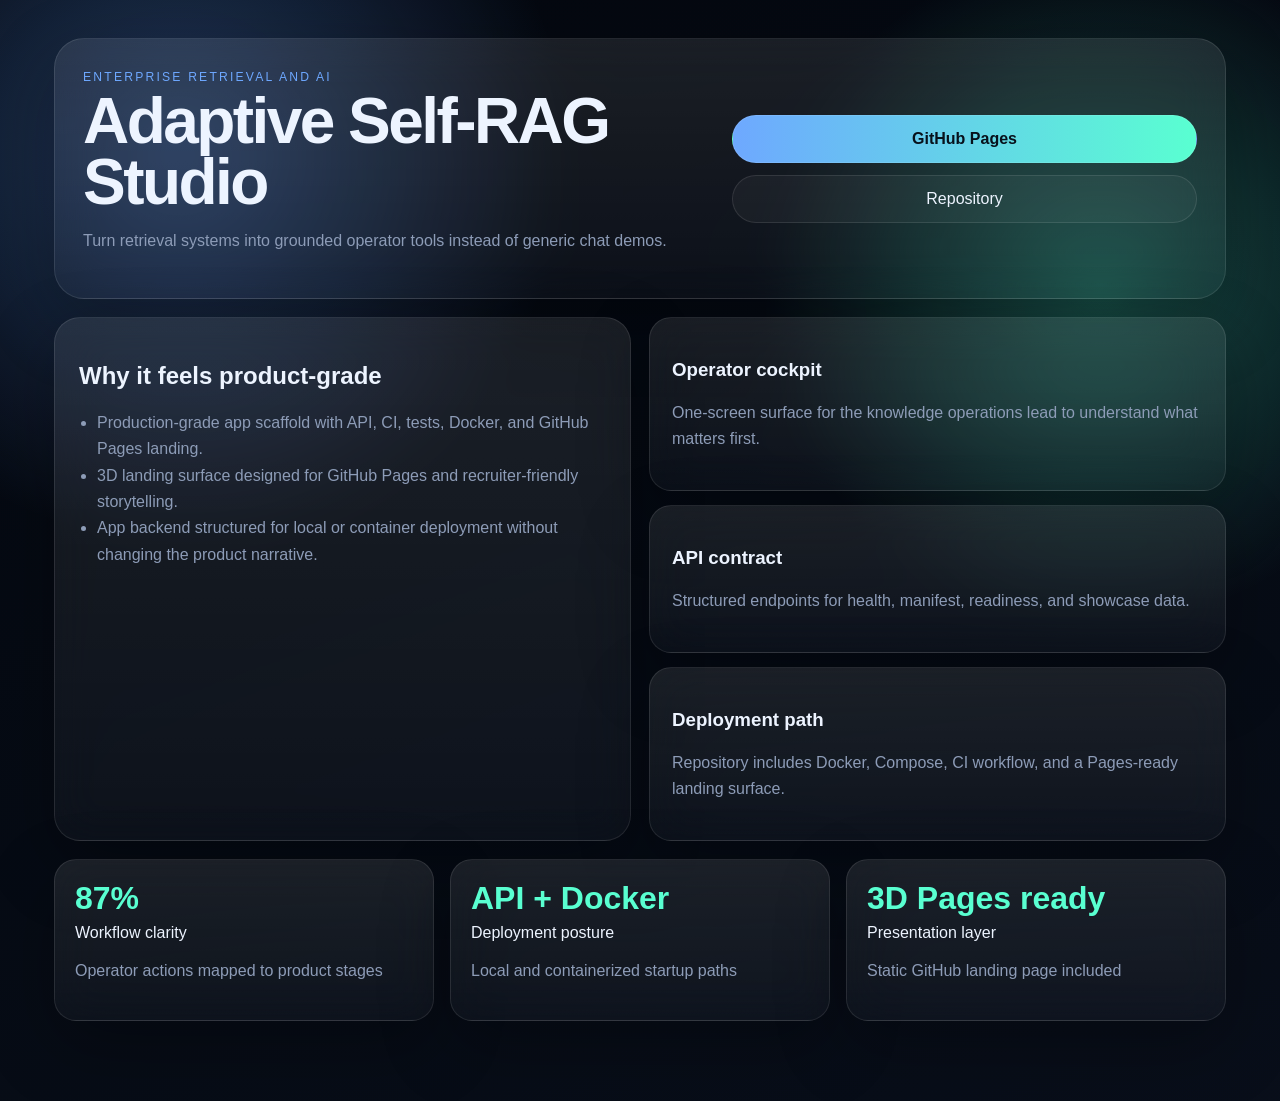
<file: docs/index.html>
<!DOCTYPE html>
<html lang="en">
<head>
  <meta charset="UTF-8" />
  <meta name="viewport" content="width=device-width, initial-scale=1.0" />
  <title>Adaptive Self-RAG Studio Landing</title>
  <link rel="stylesheet" href="landing.css" />
</head>
<body>
  <div class="scene" id="scene">
    <div class="backdrop"></div>
    <main class="deck">
      <section class="hero-card glass">
        <div>
          <span class="eyebrow">Enterprise retrieval and AI</span>
          <h1>Adaptive Self-RAG Studio</h1>
          <p>Turn retrieval systems into grounded operator tools instead of generic chat demos.</p>
        </div>
        <nav class="cta-stack">
          <a class="cta primary" href="https://r-behera.github.io/adaptive-self-rag-studio/">GitHub Pages</a>
          <a class="cta" href="https://github.com/R-behera/adaptive-self-rag-studio">Repository</a>
        </nav>
      </section>
      <section class="orbit-grid">
        <div class="glass panel large">
          <h2>Why it feels product-grade</h2>
          <ul><li>Production-grade app scaffold with API, CI, tests, Docker, and GitHub Pages landing.</li><li>3D landing surface designed for GitHub Pages and recruiter-friendly storytelling.</li><li>App backend structured for local or container deployment without changing the product narrative.</li></ul>
        </div>
        <div id="cards" class="card-stack"></div>
      </section>
      <section class="metrics-row" id="metrics"></section>
    </main>
  </div>
  <script>window.PROJECT_MANIFEST = {"slug": "adaptive-self-rag-studio", "title": "Adaptive Self-RAG Studio", "summary": "![Demo Screenshot](demo/screenshot.png)", "domain": "Enterprise retrieval and AI", "audience": "knowledge operations lead", "promise": "Turn retrieval systems into grounded operator tools instead of generic chat demos.", "hero": ["Production-grade app scaffold with API, CI, tests, Docker, and GitHub Pages landing.", "3D landing surface designed for GitHub Pages and recruiter-friendly storytelling.", "App backend structured for local or container deployment without changing the product narrative."], "kpis": [{"label": "Workflow clarity", "value": "87%", "note": "Operator actions mapped to product stages"}, {"label": "Deployment posture", "value": "API + Docker", "note": "Local and containerized startup paths"}, {"label": "Presentation layer", "value": "3D Pages ready", "note": "Static GitHub landing page included"}], "stages": ["ingest", "validate", "analyze", "decide", "monitor"], "cards": [{"title": "Operator cockpit", "body": "One-screen surface for the knowledge operations lead to understand what matters first."}, {"title": "API contract", "body": "Structured endpoints for health, manifest, readiness, and showcase data."}, {"title": "Deployment path", "body": "Repository includes Docker, Compose, CI workflow, and a Pages-ready landing surface."}], "scene": "orbital-grid", "theme": {"bg": "#04070d", "surface": "#0d1320", "ink": "#edf4ff", "muted": "#8d9cb7", "accent": "#6ea8ff", "accent2": "#59ffd1"}, "pages_url": "https://r-behera.github.io/adaptive-self-rag-studio/", "api_examples": {"health": {"status": "ok", "project": "adaptive-self-rag-studio"}, "readiness": {"api": "ready", "landing_page": "docs/index.html", "container": "Dockerfile present"}, "signals": [{"name": "Decision coverage", "status": "strong", "detail": "App and landing narrative aligned"}, {"name": "Operator context", "status": "strong", "detail": "Primary user anchored as knowledge operations lead"}, {"name": "Delivery path", "status": "ready", "detail": "Pages + containerized app scaffold generated"}]}};</script>
  <script src="landing.js"></script>
</body>
</html>
</file>
<file: docs/landing.css>
:root{--bg:#04070d;--surface:#0d1320;--ink:#edf4ff;--muted:#8d9cb7;--accent:#6ea8ff;--accent2:#59ffd1;--rx:0deg;--ry:0deg;}*{box-sizing:border-box}html,body{margin:0;min-height:100%;font-family:Inter,Segoe UI,sans-serif;background:var(--bg);color:var(--ink)}.scene{min-height:100vh;overflow:hidden;position:relative;transform-style:preserve-3d;perspective:1600px}.backdrop{position:absolute;inset:-10%;background:radial-gradient(circle at 20% 20%,color-mix(in srgb,var(--accent) 30%, transparent),transparent 24%),radial-gradient(circle at 80% 30%,color-mix(in srgb,var(--accent2) 28%, transparent),transparent 22%),linear-gradient(160deg,var(--bg),color-mix(in srgb,var(--surface) 78%, black));filter:saturate(1.15)}.deck{position:relative;z-index:2;max-width:1220px;margin:0 auto;padding:38px 24px 80px;transform:rotateX(var(--rx)) rotateY(var(--ry));transition:transform .12s ease-out}.glass{background:linear-gradient(180deg,rgba(255,255,255,.09),rgba(255,255,255,.03));border:1px solid rgba(255,255,255,.1);backdrop-filter:blur(22px);box-shadow:0 24px 70px rgba(0,0,0,.28)}.hero-card{display:grid;grid-template-columns:1.15fr .85fr;gap:20px;padding:28px;border-radius:30px;margin-bottom:18px}.eyebrow{letter-spacing:.18em;text-transform:uppercase;font-size:.76rem;color:var(--accent)}h1{font-size:clamp(2.4rem,5vw,4.8rem);line-height:.94;margin:.4rem 0 1rem;letter-spacing:-.04em}p,li{color:var(--muted);line-height:1.65}.cta-stack{display:flex;flex-direction:column;justify-content:center;gap:12px}.cta{display:inline-flex;justify-content:center;padding:14px 18px;border-radius:999px;text-decoration:none;color:var(--ink);border:1px solid rgba(255,255,255,.1);background:rgba(255,255,255,.04)}.primary{background:linear-gradient(90deg,var(--accent),var(--accent2));color:#07111b;font-weight:700}.orbit-grid{display:grid;grid-template-columns:1fr 1fr;gap:18px;margin-bottom:18px}.panel.large{padding:24px;border-radius:26px}.card-stack{display:grid;gap:14px}.flip{padding:22px;border-radius:22px;transform:translateZ(var(--z))}.metrics-row{display:grid;grid-template-columns:repeat(3,minmax(0,1fr));gap:16px}.metric{padding:20px;border-radius:22px}.metric strong{display:block;font-size:2rem;color:var(--accent2);margin-bottom:.4rem}ul{padding-left:18px;margin:14px 0 0}@media(max-width:980px){.hero-card,.orbit-grid,.metrics-row{grid-template-columns:1fr}.deck{padding:22px 16px 60px}}
</file>
